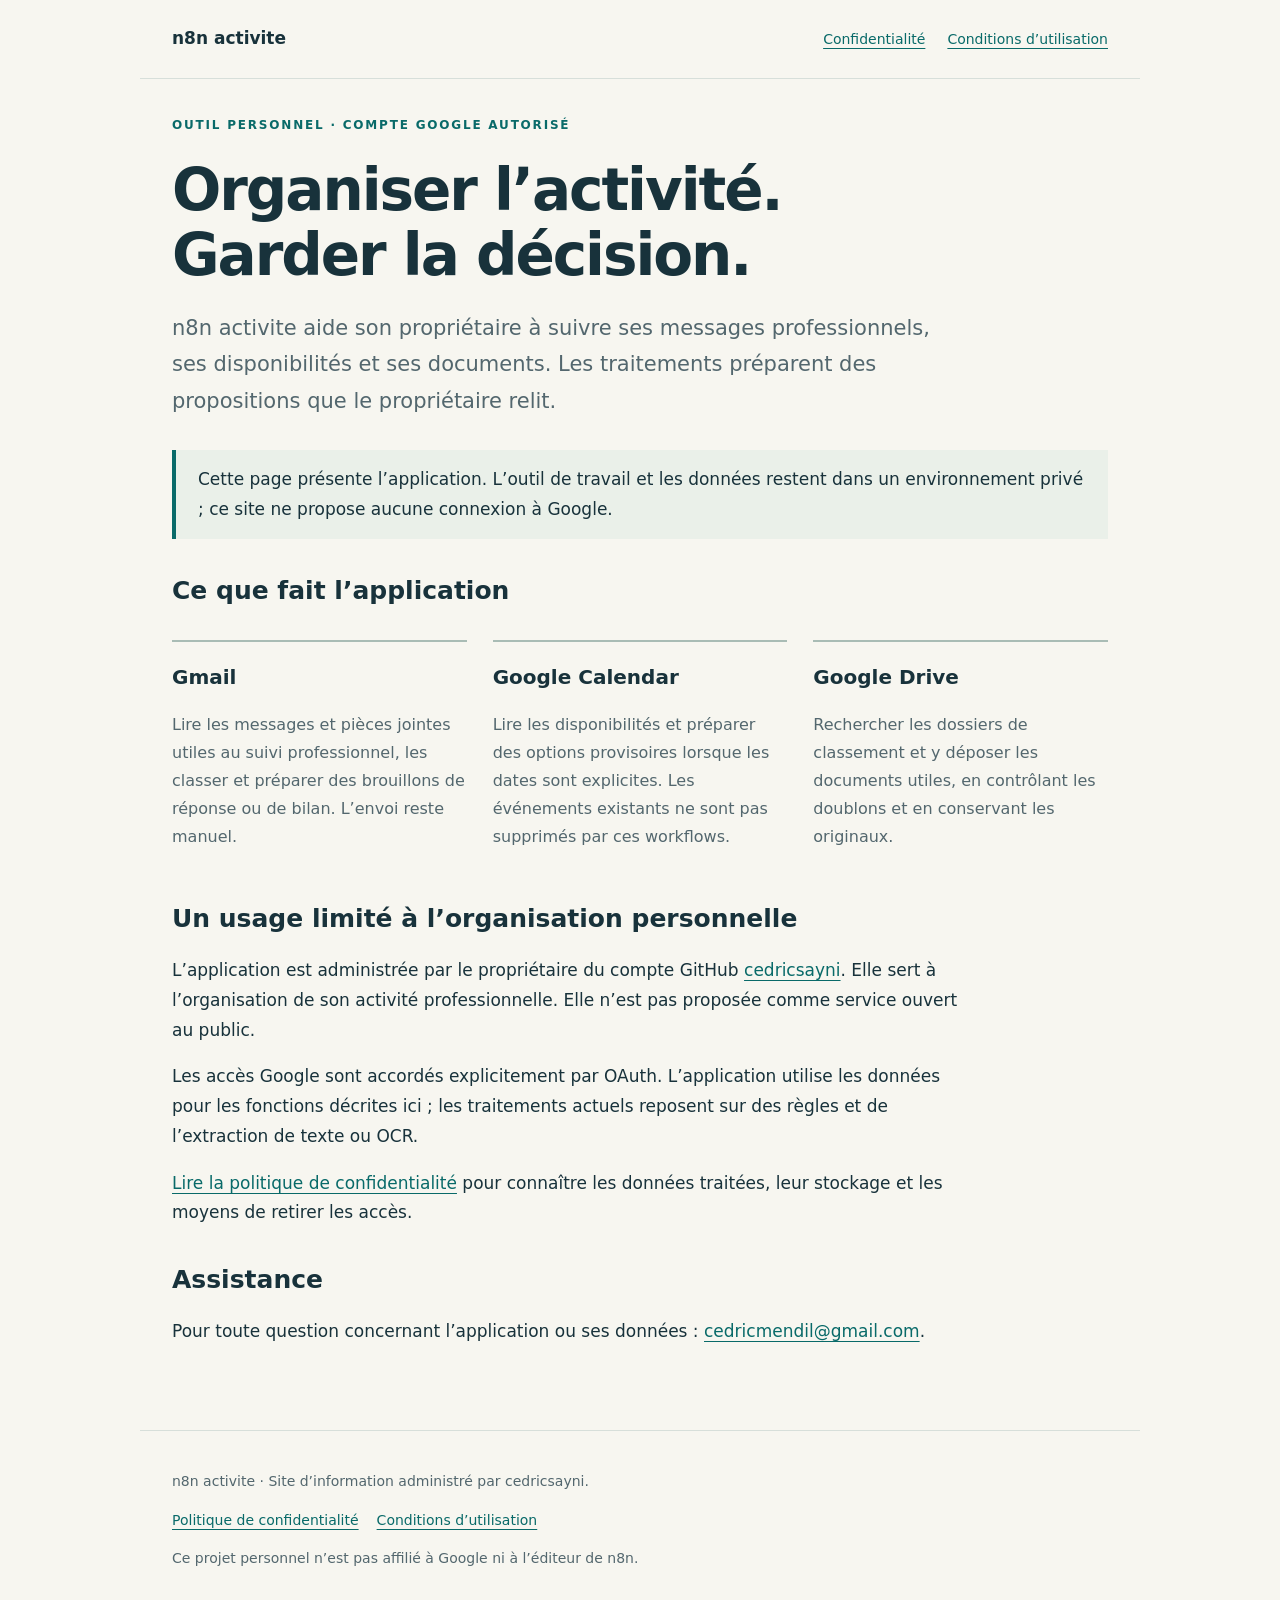
<file: index.html>
<!doctype html>
<html lang="fr"><head><meta charset="utf-8"><meta name="viewport" content="width=device-width,initial-scale=1"><title>n8n activite — organisation professionnelle personnelle</title><meta name="description" content="Présentation de n8n activite, un outil personnel d’organisation des messages, disponibilités et documents professionnels."><link rel="stylesheet" href="style.css"><link rel="canonical" href="https://cedricsayni.github.io/"></head><body>
<header><a class="brand" href="index.html">n8n activite</a><nav aria-label="Navigation principale"><a href="confidentialite.html">Confidentialité</a><a href="conditions.html">Conditions d’utilisation</a></nav></header>
<main><p class="eyebrow">Outil personnel · compte Google autorisé</p><h1>Organiser l’activité.<br>Garder la décision.</h1><p class="lead">n8n activite aide son propriétaire à suivre ses messages professionnels, ses disponibilités et ses documents. Les traitements préparent des propositions que le propriétaire relit.</p>
<div class="strip">Cette page présente l’application. L’outil de travail et les données restent dans un environnement privé ; ce site ne propose aucune connexion à Google.</div>
<section aria-labelledby="fonctionnement"><h2 id="fonctionnement">Ce que fait l’application</h2><div class="features"><article><h3>Gmail</h3><p>Lire les messages et pièces jointes utiles au suivi professionnel, les classer et préparer des brouillons de réponse ou de bilan. L’envoi reste manuel.</p></article><article><h3>Google Calendar</h3><p>Lire les disponibilités et préparer des options provisoires lorsque les dates sont explicites. Les événements existants ne sont pas supprimés par ces workflows.</p></article><article><h3>Google Drive</h3><p>Rechercher les dossiers de classement et y déposer les documents utiles, en contrôlant les doublons et en conservant les originaux.</p></article></div></section>
<section><h2>Un usage limité à l’organisation personnelle</h2><p>L’application est administrée par le propriétaire du compte GitHub <a href="https://github.com/cedricsayni">cedricsayni</a>. Elle sert à l’organisation de son activité professionnelle. Elle n’est pas proposée comme service ouvert au public.</p><p>Les accès Google sont accordés explicitement par OAuth. L’application utilise les données pour les fonctions décrites ici ; les traitements actuels reposent sur des règles et de l’extraction de texte ou OCR.</p><p><a href="confidentialite.html">Lire la politique de confidentialité</a> pour connaître les données traitées, leur stockage et les moyens de retirer les accès.</p></section>
<section><h2>Assistance</h2><p>Pour toute question concernant l’application ou ses données : <a href="mailto:cedricmendil@gmail.com">cedricmendil@gmail.com</a>.</p></section></main>
<footer><p>n8n activite · Site d’information administré par cedricsayni.</p><a href="confidentialite.html">Politique de confidentialité</a><a href="conditions.html">Conditions d’utilisation</a><p class="small">Ce projet personnel n’est pas affilié à Google ni à l’éditeur de n8n.</p></footer></body></html>
</file>
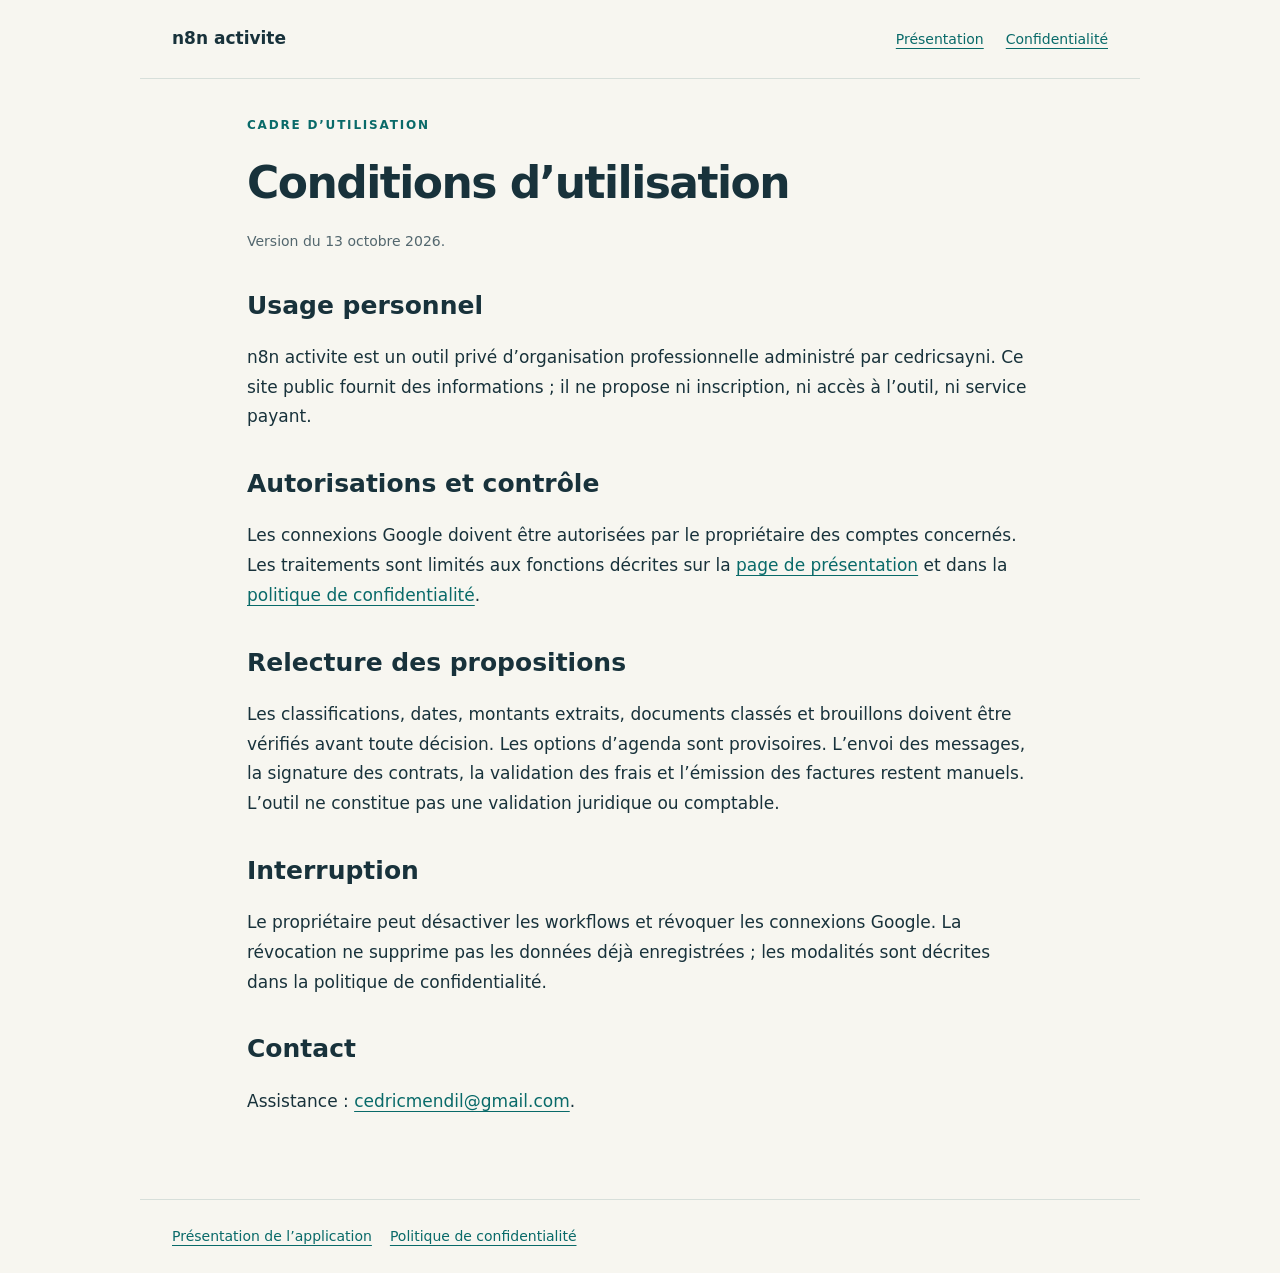
<file: conditions.html>
<!doctype html>
<html lang="fr"><head><meta charset="utf-8"><meta name="viewport" content="width=device-width,initial-scale=1"><title>Conditions d’utilisation — n8n activite</title><link rel="stylesheet" href="style.css"><link rel="canonical" href="https://cedricsayni.github.io/conditions.html"></head><body>
<header><a class="brand" href="index.html">n8n activite</a><nav aria-label="Navigation principale"><a href="index.html">Présentation</a><a href="confidentialite.html">Confidentialité</a></nav></header>
<main class="legal"><p class="eyebrow">Cadre d’utilisation</p><h1>Conditions d’utilisation</h1><p class="small">Version du 13 octobre 2026.</p><h2>Usage personnel</h2><p>n8n activite est un outil privé d’organisation professionnelle administré par cedricsayni. Ce site public fournit des informations ; il ne propose ni inscription, ni accès à l’outil, ni service payant.</p><h2>Autorisations et contrôle</h2><p>Les connexions Google doivent être autorisées par le propriétaire des comptes concernés. Les traitements sont limités aux fonctions décrites sur la <a href="index.html">page de présentation</a> et dans la <a href="confidentialite.html">politique de confidentialité</a>.</p><h2>Relecture des propositions</h2><p>Les classifications, dates, montants extraits, documents classés et brouillons doivent être vérifiés avant toute décision. Les options d’agenda sont provisoires. L’envoi des messages, la signature des contrats, la validation des frais et l’émission des factures restent manuels. L’outil ne constitue pas une validation juridique ou comptable.</p><h2>Interruption</h2><p>Le propriétaire peut désactiver les workflows et révoquer les connexions Google. La révocation ne supprime pas les données déjà enregistrées ; les modalités sont décrites dans la politique de confidentialité.</p><h2>Contact</h2><p>Assistance : <a href="mailto:cedricmendil@gmail.com">cedricmendil@gmail.com</a>.</p></main><footer><a href="index.html">Présentation de l’application</a><a href="confidentialite.html">Politique de confidentialité</a></footer></body></html>
</file>
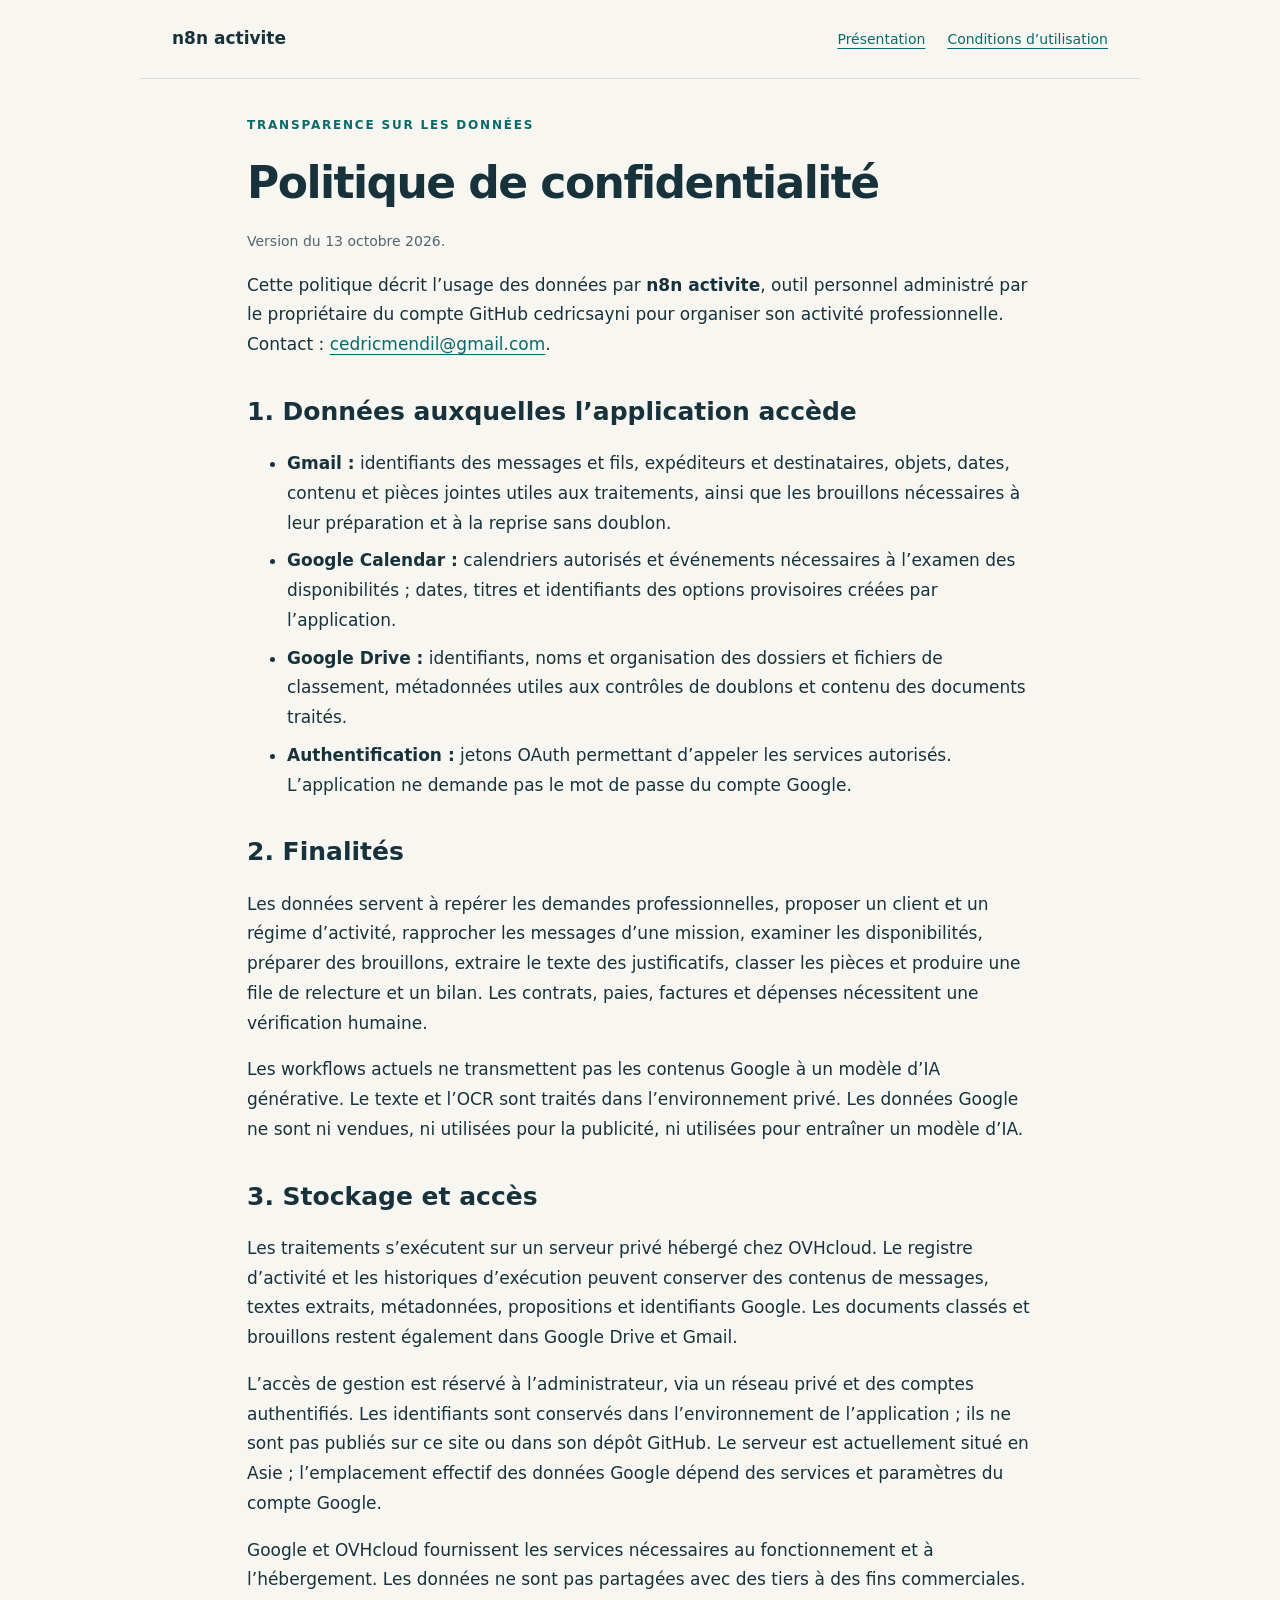
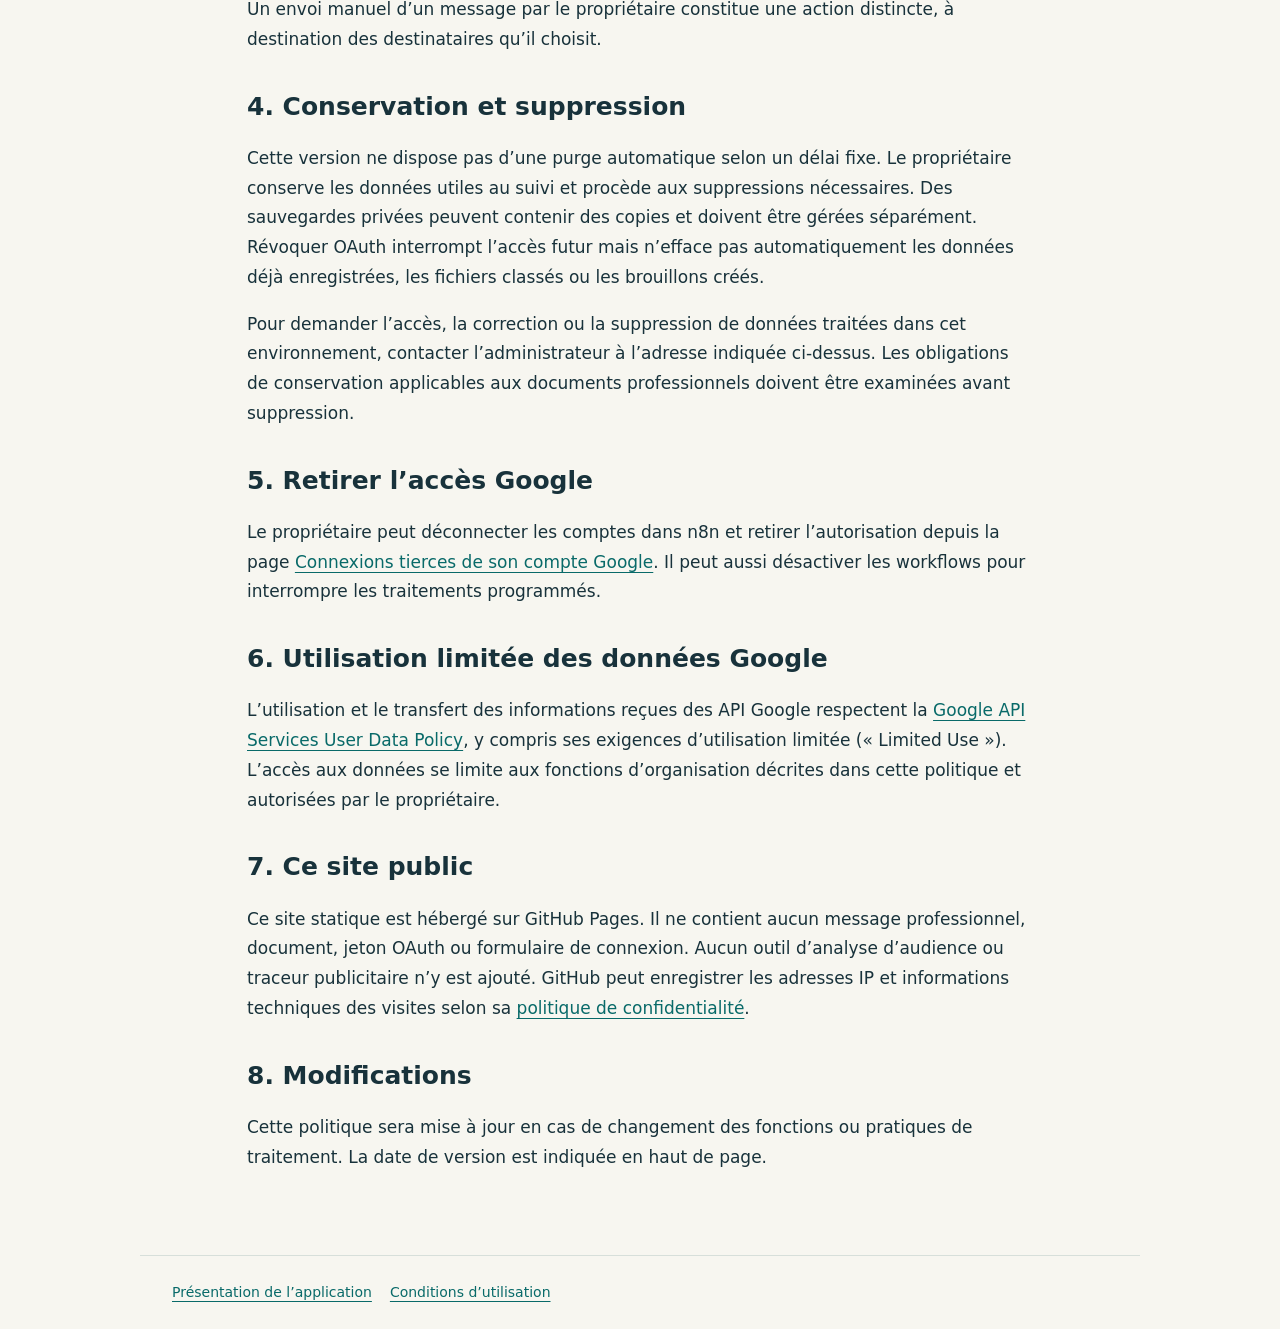
<file: confidentialite.html>
<!doctype html>
<html lang="fr"><head><meta charset="utf-8"><meta name="viewport" content="width=device-width,initial-scale=1"><title>Politique de confidentialité — n8n activite</title><link rel="stylesheet" href="style.css"><link rel="canonical" href="https://cedricsayni.github.io/confidentialite.html"></head><body>
<header><a class="brand" href="index.html">n8n activite</a><nav aria-label="Navigation principale"><a href="index.html">Présentation</a><a href="conditions.html">Conditions d’utilisation</a></nav></header>
<main class="legal"><p class="eyebrow">Transparence sur les données</p><h1>Politique de confidentialité</h1><p class="small">Version du 13 octobre 2026.</p><p>Cette politique décrit l’usage des données par <strong>n8n activite</strong>, outil personnel administré par le propriétaire du compte GitHub cedricsayni pour organiser son activité professionnelle. Contact : <a href="mailto:cedricmendil@gmail.com">cedricmendil@gmail.com</a>.</p>
<h2>1. Données auxquelles l’application accède</h2><ul><li><strong>Gmail :</strong> identifiants des messages et fils, expéditeurs et destinataires, objets, dates, contenu et pièces jointes utiles aux traitements, ainsi que les brouillons nécessaires à leur préparation et à la reprise sans doublon.</li><li><strong>Google Calendar :</strong> calendriers autorisés et événements nécessaires à l’examen des disponibilités ; dates, titres et identifiants des options provisoires créées par l’application.</li><li><strong>Google Drive :</strong> identifiants, noms et organisation des dossiers et fichiers de classement, métadonnées utiles aux contrôles de doublons et contenu des documents traités.</li><li><strong>Authentification :</strong> jetons OAuth permettant d’appeler les services autorisés. L’application ne demande pas le mot de passe du compte Google.</li></ul>
<h2>2. Finalités</h2><p>Les données servent à repérer les demandes professionnelles, proposer un client et un régime d’activité, rapprocher les messages d’une mission, examiner les disponibilités, préparer des brouillons, extraire le texte des justificatifs, classer les pièces et produire une file de relecture et un bilan. Les contrats, paies, factures et dépenses nécessitent une vérification humaine.</p><p>Les workflows actuels ne transmettent pas les contenus Google à un modèle d’IA générative. Le texte et l’OCR sont traités dans l’environnement privé. Les données Google ne sont ni vendues, ni utilisées pour la publicité, ni utilisées pour entraîner un modèle d’IA.</p>
<h2>3. Stockage et accès</h2><p>Les traitements s’exécutent sur un serveur privé hébergé chez OVHcloud. Le registre d’activité et les historiques d’exécution peuvent conserver des contenus de messages, textes extraits, métadonnées, propositions et identifiants Google. Les documents classés et brouillons restent également dans Google Drive et Gmail.</p><p>L’accès de gestion est réservé à l’administrateur, via un réseau privé et des comptes authentifiés. Les identifiants sont conservés dans l’environnement de l’application ; ils ne sont pas publiés sur ce site ou dans son dépôt GitHub. Le serveur est actuellement situé en Asie ; l’emplacement effectif des données Google dépend des services et paramètres du compte Google.</p><p>Google et OVHcloud fournissent les services nécessaires au fonctionnement et à l’hébergement. Les données ne sont pas partagées avec des tiers à des fins commerciales. Un envoi manuel d’un message par le propriétaire constitue une action distincte, à destination des destinataires qu’il choisit.</p>
<h2>4. Conservation et suppression</h2><p>Cette version ne dispose pas d’une purge automatique selon un délai fixe. Le propriétaire conserve les données utiles au suivi et procède aux suppressions nécessaires. Des sauvegardes privées peuvent contenir des copies et doivent être gérées séparément. Révoquer OAuth interrompt l’accès futur mais n’efface pas automatiquement les données déjà enregistrées, les fichiers classés ou les brouillons créés.</p><p>Pour demander l’accès, la correction ou la suppression de données traitées dans cet environnement, contacter l’administrateur à l’adresse indiquée ci-dessus. Les obligations de conservation applicables aux documents professionnels doivent être examinées avant suppression.</p>
<h2>5. Retirer l’accès Google</h2><p>Le propriétaire peut déconnecter les comptes dans n8n et retirer l’autorisation depuis la page <a href="https://myaccount.google.com/connections">Connexions tierces de son compte Google</a>. Il peut aussi désactiver les workflows pour interrompre les traitements programmés.</p>
<h2>6. Utilisation limitée des données Google</h2><p>L’utilisation et le transfert des informations reçues des API Google respectent la <a href="https://developers.google.com/terms/api-services-user-data-policy">Google API Services User Data Policy</a>, y compris ses exigences d’utilisation limitée (« Limited Use »). L’accès aux données se limite aux fonctions d’organisation décrites dans cette politique et autorisées par le propriétaire.</p>
<h2>7. Ce site public</h2><p>Ce site statique est hébergé sur GitHub Pages. Il ne contient aucun message professionnel, document, jeton OAuth ou formulaire de connexion. Aucun outil d’analyse d’audience ou traceur publicitaire n’y est ajouté. GitHub peut enregistrer les adresses IP et informations techniques des visites selon sa <a href="https://docs.github.com/en/site-policy/privacy-policies/github-privacy-statement">politique de confidentialité</a>.</p>
<h2>8. Modifications</h2><p>Cette politique sera mise à jour en cas de changement des fonctions ou pratiques de traitement. La date de version est indiquée en haut de page.</p></main>
<footer><a href="index.html">Présentation de l’application</a><a href="conditions.html">Conditions d’utilisation</a></footer></body></html>
</file>
<file: style.css>
:root{color-scheme:light;--ink:#18323b;--muted:#53676e;--accent:#096a69;--paper:#f7f6f0}*{box-sizing:border-box}body{margin:0;color:var(--ink);background:var(--paper);font:17px/1.75 system-ui,-apple-system,Segoe UI,sans-serif}a{color:var(--accent);text-underline-offset:4px}a:focus-visible{outline:3px solid #d58730;outline-offset:5px}header,main,footer{max-width:1000px;margin:auto;padding:24px 32px}header{display:flex;justify-content:space-between;align-items:center;border-bottom:1px solid #d7dfda;gap:20px}.brand{font-weight:750;color:var(--ink);text-decoration:none}nav{display:flex;gap:22px;flex-wrap:wrap;font-size:14px}h1{font-size:clamp(34px,5vw,58px);line-height:1.12;letter-spacing:-.035em;max-width:830px;margin:22px 0}h2{font-size:25px;line-height:1.3;margin-top:36px}h3{font-size:20px;margin:0 0 10px}p{max-width:800px}.eyebrow{text-transform:uppercase;font-size:12px;letter-spacing:.15em;color:var(--accent);font-weight:750}.lead{font-size:21px;color:var(--muted);max-width:760px}.strip{border-left:4px solid var(--accent);background:#eaf0e9;padding:15px 22px;margin:30px 0}.features{display:grid;grid-template-columns:repeat(3,1fr);gap:26px;margin:32px 0}.features article{border-top:2px solid #a9bcb5;padding-top:18px}.features p{font-size:16px;color:var(--muted)}.legal{max-width:850px}.legal h1{font-size:clamp(32px,5vw,44px)}footer{border-top:1px solid #d7dfda;font-size:14px;color:var(--muted);margin-top:42px}footer a{margin-right:18px}li{margin:8px 0}.small{font-size:14px;color:var(--muted)}@media(max-width:650px){header,main,footer{padding:22px}header{display:block}nav{margin-top:12px;gap:16px}.features{grid-template-columns:1fr;gap:12px}.lead{font-size:19px}}
</file>
